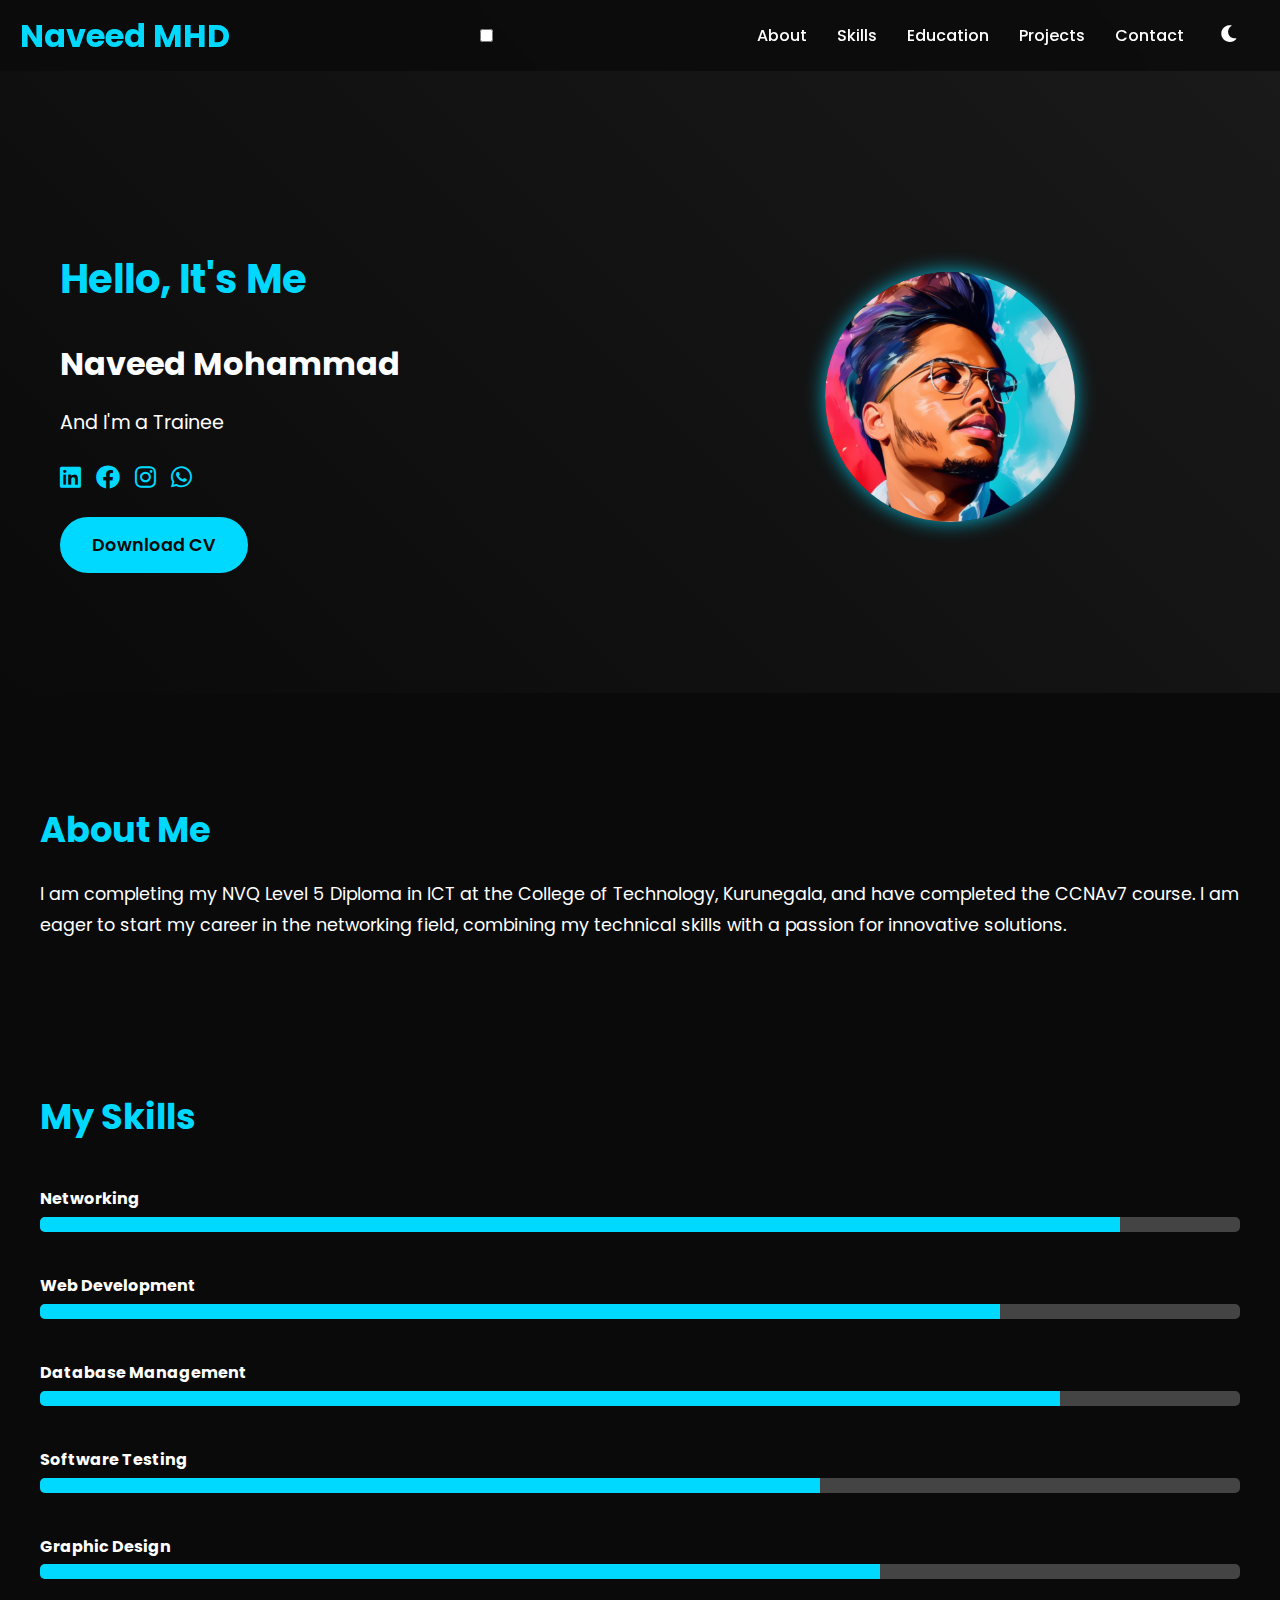
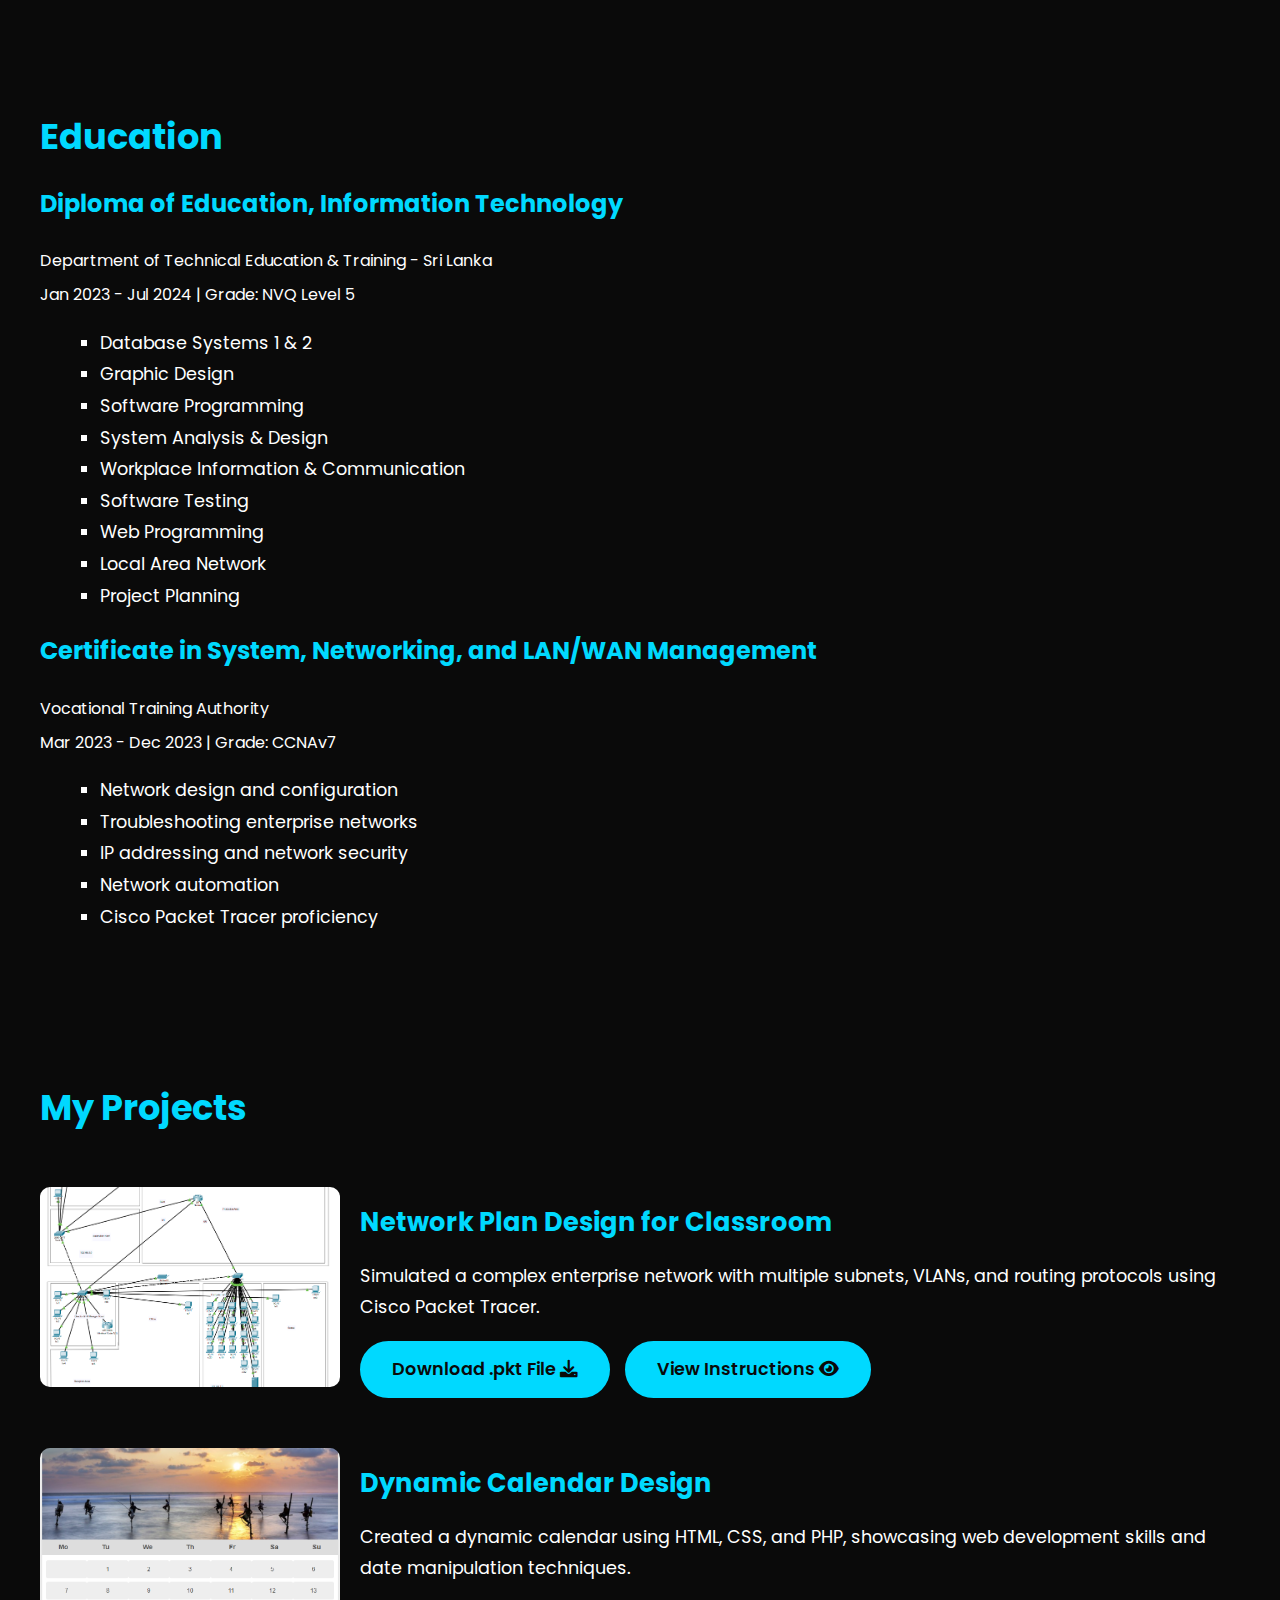
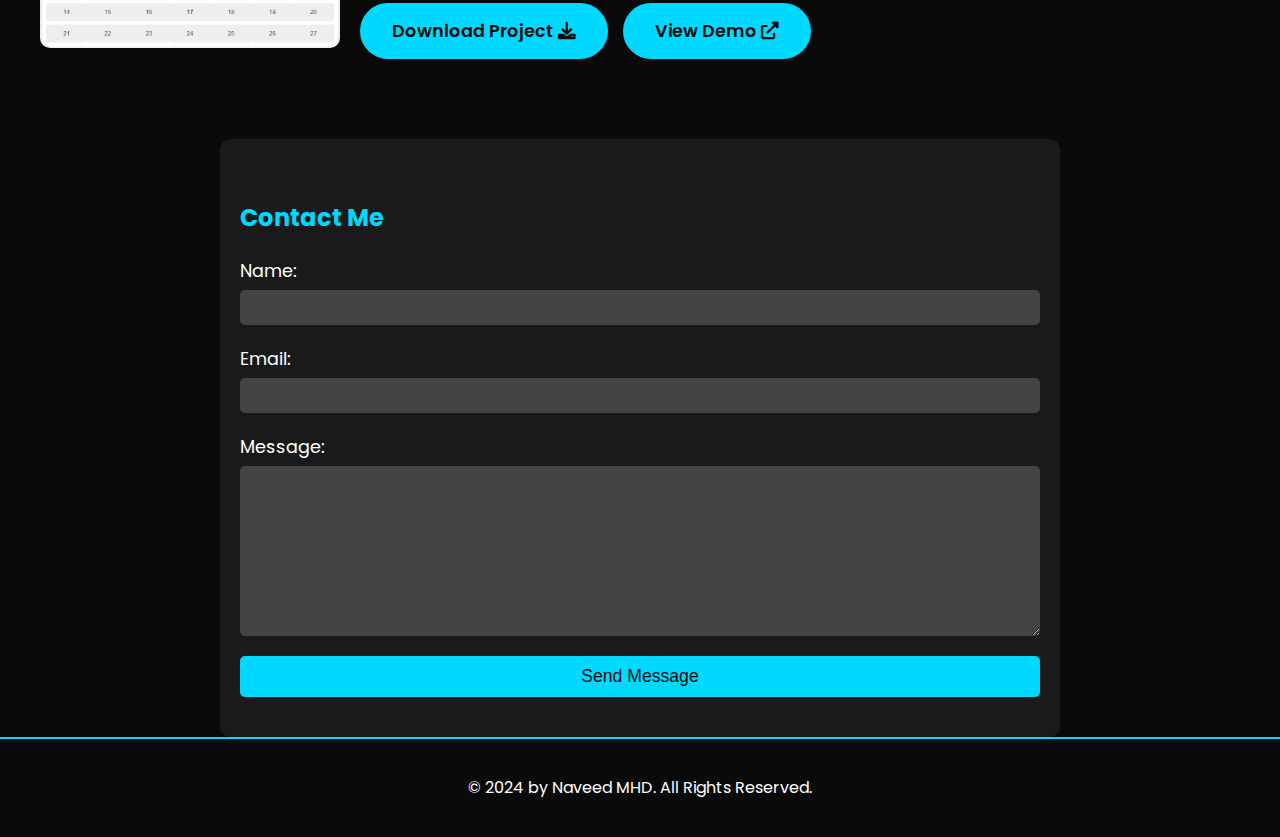
<file: index.html>
<!DOCTYPE html>
<html lang="en">
<head>
    <meta charset="UTF-8">
    <meta name="viewport" content="width=device-width, initial-scale=1.0">
    <title>Naveed Mohammad Portfolio</title>
    <link rel="stylesheet" href="styles.css">
    <link rel="stylesheet" href="https://cdnjs.cloudflare.com/ajax/libs/font-awesome/6.0.0-beta3/css/all.min.css">
</head>
<body>
    <header>
        <nav>
            <div class="logo">
                <h1>Naveed MHD</h1>
            </div>
            <input type="checkbox" id="menu-toggle">
            <label for="menu-toggle" class="menu-icon"><i class="fas fa-bars"></i></label>
            <ul class="menu">
                <li><a href="#about">About</a></li>
                <li><a href="#skills">Skills</a></li>
                <li><a href="#education">Education</a></li>
                <li><a href="#projects">Projects</a></li>
                <li><a href="#contact">Contact</a></li>
                <li><button id="theme-toggle"><i class="fas fa-moon"></i></button></li>
            </ul>
        </nav>
        <div class="header-content">
            <div class="left-side">
                <h1 class="animate-header">Hello, It's Me</h1>
                <h2 class="animate-header">Naveed Mohammad</h2>
                <p class="animate-header">And I'm a Trainee</p>
                <div class="social-links animate-header">
                    <a href="https://www.linkedin.com/in/naveed-mohammad-24a169295/" target="_blank"><i class="fab fa-linkedin"></i></a>
                    <a href="https://www.facebook.com/share/q7TTGQpUkvJookct/?mibextid=qi2Omg" target="_blank"><i class="fab fa-facebook"></i></a>
                    <a href="https://www.instagram.com/naveedmhd__?igsh=MXZ4emFyZ2Vmb2Jzdw==" target="_blank"><i class="fab fa-instagram"></i></a>
                    <a href="https://wa.me/message/EIRPO6KSEWFCI1" target="_blank"><i class="fab fa-whatsapp"></i></a>
                </div>
                <a href="NaveedMHDResume.pdf" class="btn-download animate-header" download>Download CV</a>
            </div>
            <div class="right-side animate-header">
                <div class="profile-pic">
                    <img src="my.png" alt="Naveed Mohammad">
                </div>
            </div>
        </div>
    </header>

    <main>
        <section id="about" class="content-section">
            <h2>About Me</h2>
            <p>I am completing my NVQ Level 5 Diploma in ICT at the College of Technology, Kurunegala, and have completed the CCNAv7 course. I am eager to start my career in the networking field, combining my technical skills with a passion for innovative solutions.</p>
        </section>

        <section id="skills" class="content-section">
            <h2>My Skills</h2>
            <div class="skills-container">
                <div class="skill-bar">
                    <h4>Networking</h4>
                    <div class="progress">
                        <div class="progress-value" style="width: 90%;"></div>
                    </div>
                </div>
                <div class="skill-bar">
                    <h4>Web Development</h4>
                    <div class="progress">
                        <div class="progress-value" style="width: 80%;"></div>
                    </div>
                </div>
                <div class="skill-bar">
                    <h4>Database Management</h4>
                    <div class="progress">
                        <div class="progress-value" style="width: 85%;"></div>
                    </div>
                </div>
                <div class="skill-bar">
                    <h4>Software Testing</h4>
                    <div class="progress">
                        <div class="progress-value" style="width: 65%;"></div>
                    </div>
                </div>
                <div class="skill-bar">
                    <h4>Graphic Design</h4>
                    <div class="progress">
                        <div class="progress-value" style="width: 70%;"></div>
                    </div>
                </div>
            </div>
        </section>

        <section id="education" class="content-section">
            <h2>Education</h2>
            <div class="education-item">
                <h3>Diploma of Education, Information Technology</h3>
                <p>Department of Technical Education & Training - Sri Lanka</p>
                <p>Jan 2023 - Jul 2024 | Grade: NVQ Level 5</p>
                <ul>
                    <li>Database Systems 1 & 2</li>
                    <li>Graphic Design</li>
                    <li>Software Programming</li>
                    <li>System Analysis & Design</li>
                    <li>Workplace Information & Communication</li>
                    <li>Software Testing</li>
                    <li>Web Programming</li>
                    <li>Local Area Network</li>
                    <li>Project Planning</li>
                </ul>
            </div>
            <div class="education-item">
                <h3>Certificate in System, Networking, and LAN/WAN Management</h3>
                <p>Vocational Training Authority</p>
                <p>Mar 2023 - Dec 2023 | Grade: CCNAv7</p>
                <ul>
                    <li>Network design and configuration</li>
                    <li>Troubleshooting enterprise networks</li>
                    <li>IP addressing and network security</li>
                    <li>Network automation</li>
                    <li>Cisco Packet Tracer proficiency</li>
                </ul>
            </div>
        </section>

        <section id="projects" class="content-section">
            <h2>My Projects</h2>

            <div class="project">
                <img src="network_project_thumbnail.jpg" alt="Network Plan Design for Classroom">
                <div class="project-details">
                    <h3>Network Plan Design for Classroom</h3>
                    <p>Simulated a complex enterprise network with multiple subnets, VLANs, and routing protocols using Cisco Packet Tracer.</p>
                    <div class="project-links">
                        <a href="NetworkProject_2024.pkt" download class="btn-download">Download .pkt File <i class="fas fa-download"></i></a>
                        <a href="#" class="btn-view" onclick="showPacketTracerInstructions('enterprise_network')">View Instructions <i class="fas fa-eye"></i></a>
                    </div>
                </div>
            </div>
            <div class="project">
                <img src="calendar_project_thumbnail.jpg" alt="Dynamic Calendar Design">
                <div class="project-details">
                    <h3>Dynamic Calendar Design</h3>
                    <p>Created a dynamic calendar using HTML, CSS, and PHP, showcasing web development skills and date manipulation techniques.</p>
                    <div class="project-links">
                        <a href="https://github.com/Naveedmhd2003/portfolio/blob/main/calendar_project.zip" download class="btn-download">Download Project <i class="fas fa-download"></i></a>
                        <a href="CALHTML.html" target="_blank" class="btn-view">View Demo <i class="fas fa-external-link-alt"></i></a>
                    </div>
                </div>
            </div>
        </section>

        <div id="contact">
    <h2>Contact Me</h2>
    <form id="contactForm" method="POST">
        <label for="name">Name:</label>
        <input type="text" id="name" name="name" required>

        <label for="email">Email:</label>
        <input type="email" id="email" name="email" required>

        <label for="message">Message:</label>
        <textarea id="message" name="message" required></textarea>

        <button type="submit">Send Message</button>
    </form>

    <div id="formMessage"></div>
</div>

    </main>

    <footer>
        <p>&copy; 2024 by Naveed MHD. All Rights Reserved.</p>
    </footer>

    <script src="script.js"></script>
</body>
</html>
</file>
<file: styles.css>
@import url('https://fonts.googleapis.com/css2?family=Poppins:wght@300;400;500;600;700&display=swap');

:root {
    --background-color: #0a0a0a;
    --text-color: #ffffff;
    --primary-color: #00D9FF;
    --secondary-color: #1a1a1a;
}

body {
    font-family: 'Poppins', sans-serif;
    background-color: var(--background-color);
    color: var(--text-color);
    margin: 0;
    padding: 0;
    line-height: 1.6;
    transition: background-color 0.3s, color 0.3s;
}

body.dark-mode {
    --background-color: #ffffff;
    --text-color: #0a0a0a;
    --primary-color: #007ACC;
    --secondary-color: #f0f0f0;
}

header {
    padding: 80px 0;
    text-align: left;
    position: relative;
    background: linear-gradient(45deg, var(--background-color), var(--secondary-color));
}

nav {
    position: fixed;
    top: 0;
    left: 0;
    right: 0;
    background-color: rgba(10, 10, 10, 0.8);
    backdrop-filter: blur(10px);
    z-index: 1000;
    display: flex;
    justify-content: space-between;
    align-items: center;
    padding: 10px 20px;
}

nav .logo h1 {
    color: var(--primary-color);
    margin: 0;
}

nav .menu-icon {
    display: none;
    font-size: 1.5em;
    color: var(--text-color);
    cursor: pointer;
}

nav ul {
    list-style: none;
    padding: 0;
    margin: 0;
    display: flex;
    align-items: center;
}

nav ul li {
    margin: 0 15px;
}

nav ul li a {
    color: var(--text-color);
    text-decoration: none;
    font-size: 1em;
    font-weight: 500;
    position: relative;
    padding-bottom: 5px;
    transition: color 0.3s;
}

nav ul li a::after {
    content: '';
    width: 0;
    height: 2px;
    background-color: var(--primary-color);
    position: absolute;
    bottom: 0;
    left: 0;
    transition: width 0.3s;
}

nav ul li a:hover {
    color: var(--primary-color);
}

nav ul li a:hover::after {
    width: 100%;
}

nav ul li button {
    background: none;
    border: none;
    color: var(--text-color);
    cursor: pointer;
    font-size: 1.2em;
}

.header-content {
    display: flex;
    flex-wrap: wrap;
    justify-content: space-between;
    align-items: center;
    max-width: 1200px;
    margin: 100px auto 0 auto;
    padding: 20px;
}

.left-side {
    flex: 1;
    padding: 20px;
}

.left-side h1 {
    font-size: 2.5em;
    color: var(--primary-color);
}

.left-side h2 {
    font-size: 2em;
    margin: 10px 0;
}

.left-side p {
    font-size: 1.2em;
    margin-bottom: 20px;
}

.social-links {
    display: flex;
    gap: 15px;
    margin-bottom: 20px;
}

.social-links a {
    color: var(--primary-color);
    font-size: 1.5em;
    transition: color 0.3s;
}

.social-links a:hover {
    color: var(--text-color);
}

.btn-download,
.btn-view {
    display: inline-block;
    padding: 12px 30px;
    background-color: var(--primary-color);
    color: var(--background-color);
    text-decoration: none;
    border-radius: 50px;
    font-weight: 600;
    font-size: 1.1em;
    transition: all 0.3s;
    border: 2px solid var(--primary-color);
}

.btn-download:hover,
.btn-view:hover {
    background-color: transparent;
    color: var(--primary-color);
}

.right-side {
    flex: 1;
    display: flex;
    justify-content: center;
    align-items: center;
}

.profile-pic {
    width: 250px;
    height: 250px;
    border-radius: 50%;
    overflow: hidden;
    position: relative;
    box-shadow: 0 0 20px rgba(0, 217, 255, 0.8);
}

.profile-pic img {
    width: 100%;
    height: 100%;
    object-fit: cover;
}

.content-section {
    max-width: 1200px;
    margin: 60px auto;
    padding: 20px;
}

.content-section h2 {
    font-size: 2.2em;
    color: var(--primary-color);
    margin-bottom: 20px;
}

.content-section p,
.content-section ul {
    font-size: 1.1em;
    line-height: 1.8;
}

.education-item h3 {
    color: var(--primary-color);
    margin-top: 20px;
    font-size: 1.5em;
}

.education-item p {
    font-size: 1em;
    margin: 5px 0;
}

.education-item ul {
    margin-left: 20px;
    list-style: square;
}

.skills-container {
    display: flex;
    flex-direction: column;
    gap: 20px;
}

.skill-bar {
    width: 100%;
}

.skill-bar h4 {
    margin-bottom: 5px;
}

.progress {
    background-color: #444;
    border-radius: 5px;
    overflow: hidden;
}

.progress-value {
    height: 15px;
    background-color: var(--primary-color);
    width: 0;
    transition: width 1s ease-in-out;
}

.project {
    display: flex;
    flex-wrap: wrap;
    margin-top: 40px;
    align-items: center;
}

.project img {
    width: 300px;
    height: 200px;
    object-fit: cover;
    border-radius: 10px;
    margin-right: 20px;
}

.project-details {
    flex: 1;
}

.project h3 {
    font-size: 1.6em;
    color: var(--primary-color);
    margin-bottom: 10px;
}

.project-links {
    margin-top: 10px;
    display: flex;
    gap: 15px;
}

.project-links a {
    color: var(--background-color);
}

.contact-info {
    margin-top: 20px;
}

.contact-info p {
    font-size: 1.2em;
    margin: 5px 0;
}

.contact-info i {
    color: var(--primary-color);
    margin-right: 10px;
}

footer {
    text-align: center;
    padding: 20px 0;
    background-color: var(--background-color);
    color: var(--text-color);
    font-size: 1em;
    border-top: 2px solid var(--primary-color);
}

#contact {
    background-color: var(--secondary-color);
    padding: 40px 20px;
    border-radius: 10px;
    margin: 0 auto;
    max-width: 800px;
}

#contact h2 {
    color: var(--primary-color);
    margin-bottom: 20px;
}

#contact form {
    display: flex;
    flex-direction: column;
}

#contact label {
    font-size: 1.1em;
    margin-bottom: 5px;
}

#contact input,
#contact textarea {
    padding: 10px;
    margin-bottom: 20px;
    border: none;
    border-radius: 5px;
    background-color: #444;
    color: var(--text-color);
}

#contact textarea {
    resize: vertical;
    min-height: 150px;
}

#contact button {
    padding: 10px 20px;
    border: none;
    border-radius: 5px;
    background-color: var(--primary-color);
    color: var(--background-color);
    font-size: 1.1em;
    cursor: pointer;
    transition: background-color 0.3s;
}

#contact button:hover {
    background-color: #00c4e6;
}

@media (max-width: 768px) {
    nav .menu {
        display: none;
        flex-direction: column;
        background-color: rgba(10, 10, 10, 0.9);
        position: absolute;
        top: 60px;
        right: 0;
        width: 200px;
        padding: 20px;
    }

    nav .menu-icon {
        display: block;
    }

    nav ul li {
        margin: 15px 0;
    }

    .header-content {
        flex-direction: column;
        align-items: center;
        margin-top: 60px;
    }

    .left-side,
    .right-side {
        width: 100%;
        text-align: center;
    }

    .right-side {
        order: -1; /* Move profile image to top on small screens */
    }

    .social-links {
        justify-content: center;
    }
}
</file>
